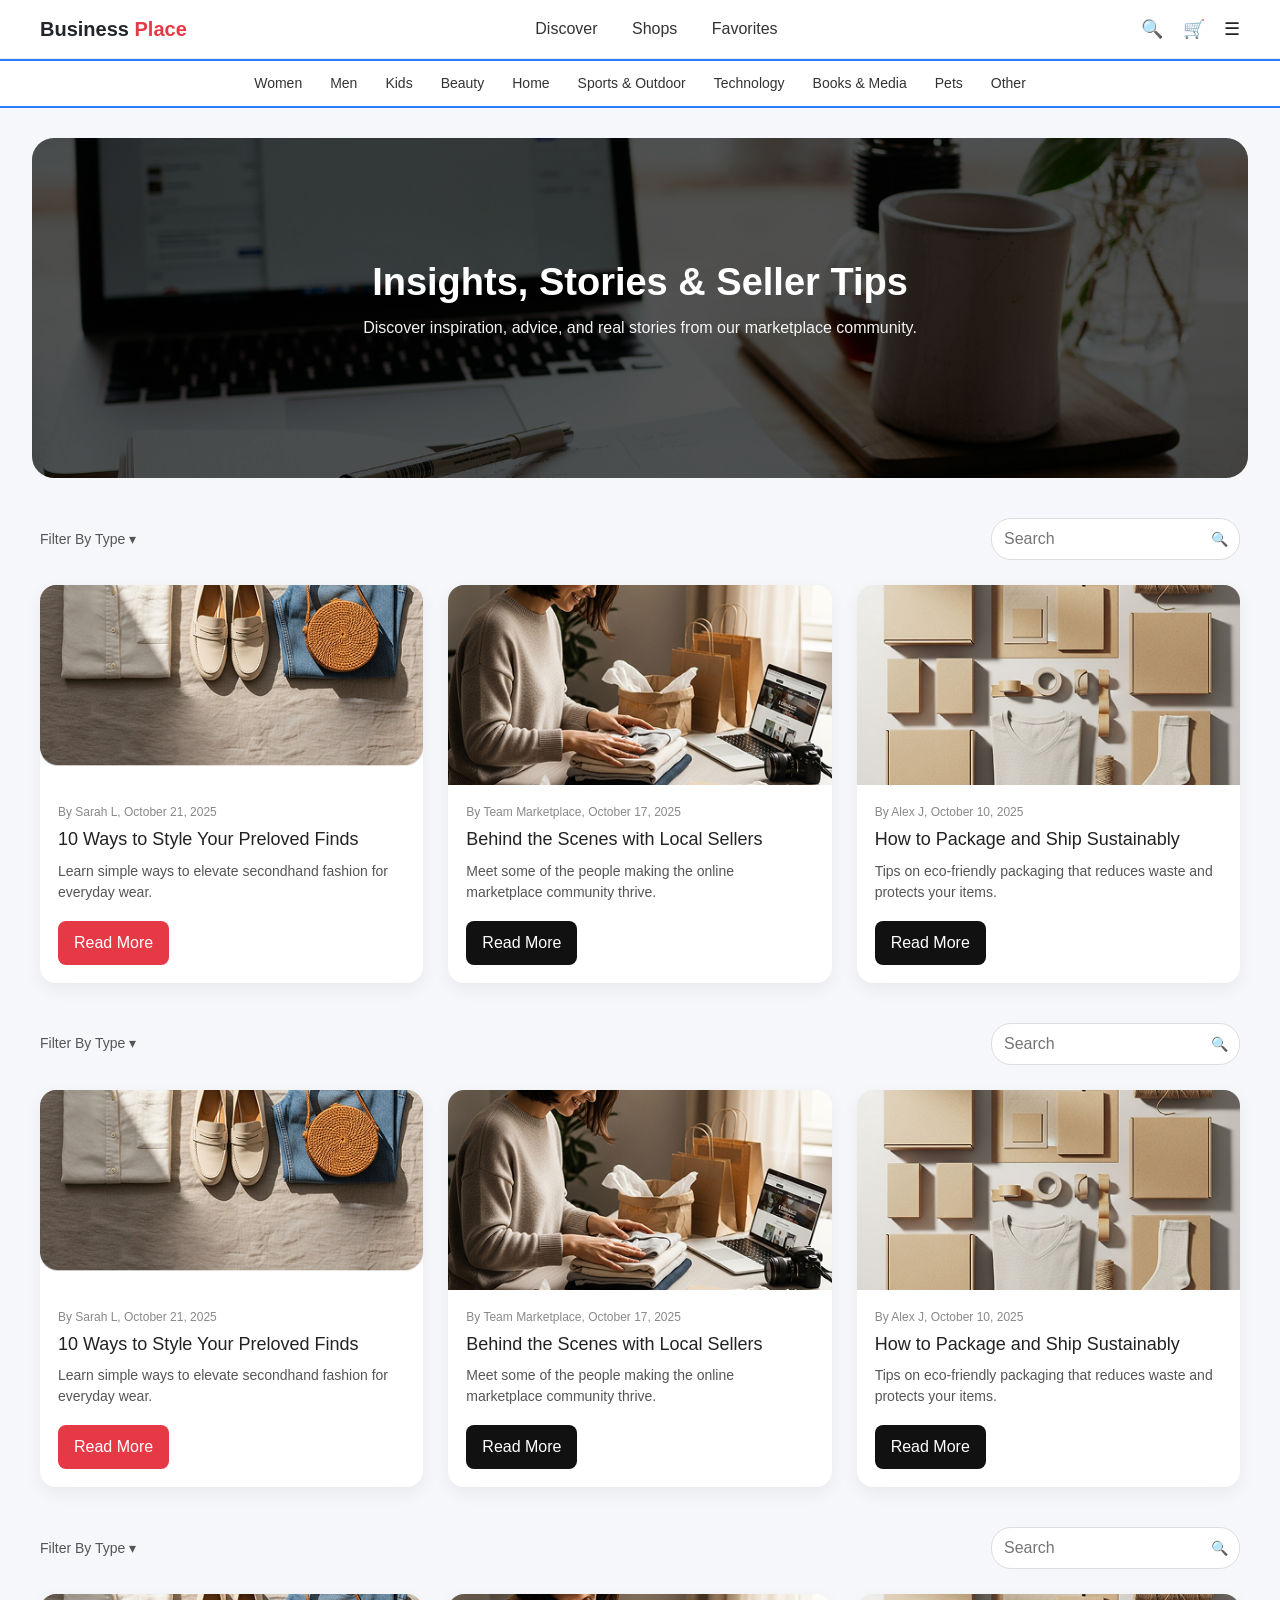
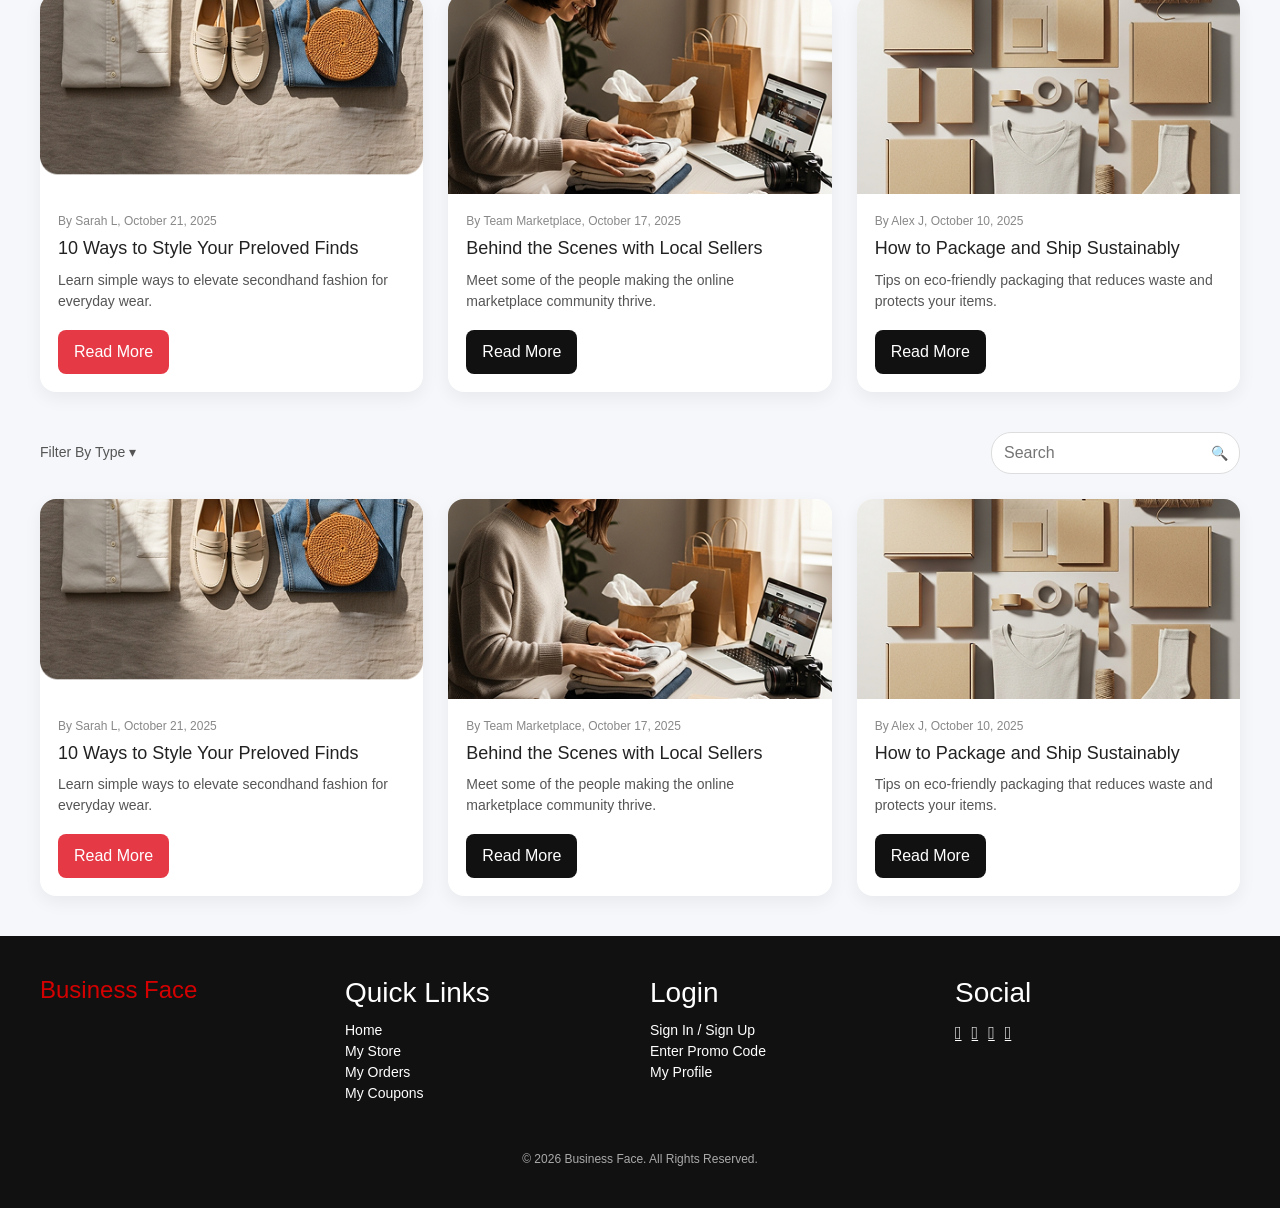
<file: public/dex.html>
<!DOCTYPE html>
<html lang="en">
<head>
    <link href="https://cdn.jsdelivr.net/npm/bootstrap@5.3.8/dist/css/bootstrap.min.css" rel="stylesheet" integrity="sha384-sRIl4kxILFvY47J16cr9ZwB07vP4J8+LH7qKQnuqkuIAvNWLzeN8tE5YBujZqJLB" crossorigin="anonymous">
    <meta charset="UTF-8">
    <meta name="viewport" content="width=device-width, initial-scale=1.0">
    <title>Insights & Stories</title>
    <link rel="stylesheet" href="yle.css">
</head>
<body>

    <!-- ===== Top Header ===== -->
    <header class="top-header">
        <div class="logo">Business <span>Place</span></div>

        <nav class="main-nav">
            <a href="#">Discover</a>
            <a href="#">Shops</a>
            <a href="#">Favorites</a>
        </nav>

        <div class="icons">
            <span>🔍</span>
            <span>🛒</span>
            <span>☰</span>
        </div>
    </header>

    <!-- ===== Category Menu ===== -->
    <div class="category-menu">
        <a href="#">Women</a>
        <a href="#">Men</a>
        <a href="#">Kids</a>
        <a href="#">Beauty</a>
        <a href="#">Home</a>
        <a href="#">Sports & Outdoor</a>
        <a href="#">Technology</a>
        <a href="#">Books & Media</a>
        <a href="#">Pets</a>
        <a href="#">Other</a>
    </div>

    <!-- ===== Hero Section ===== -->
    <section class="hero">
        <div class="hero-content">
            <h1>Insights, Stories & Seller Tips</h1>
            <p>Discover inspiration, advice, and real stories from our marketplace community.</p>
        </div>
    </section>


    <section class="blog-section">

  <!-- Top Filter + Search -->
  <div class="blog-topbar">
    <div class="filter">Filter By Type ▾</div>
    <div class="search-box">
      <input type="text" placeholder="Search">
      <span>🔍</span>
    </div>
  </div>

  <!-- Blog Cards Grid -->
  <div class="blog-grid">

    <!-- Card 1 -->
    <div class="blog-card">
      <img src="./public/Group 141 (1).png" alt="blog image">
      <div class="blog-content">
        <span class="meta">By Sarah L, October 21, 2025</span>
        <h3>10 Ways to Style Your Preloved Finds</h3>
        <p>Learn simple ways to elevate secondhand fashion for everyday wear.</p>
        <button class="red-btn">Read More</button>
      </div>
    </div>

    <!-- Card 2 -->
    <div class="blog-card">
      <img src="public/Rectangle 29.png" alt="blog image">
      <div class="blog-content">
        <span class="meta">By Team Marketplace, October 17, 2025</span>
        <h3>Behind the Scenes with Local Sellers</h3>
        <p>Meet some of the people making the online marketplace community thrive.</p>
        <button class="dark-btn">Read More</button>
      </div>
    </div>

    <!-- Card 3 -->
    <div class="blog-card">
      <img src="./public/Rectangle 30.png" alt="blog image">
      <div class="blog-content">
        <span class="meta">By Alex J, October 10, 2025</span>
        <h3>How to Package and Ship Sustainably</h3>
        <p>Tips on eco-friendly packaging that reduces waste and protects your items.</p>
        <button class="dark-btn">Read More</button>
      </div>
    </div>

  </div>

</section>

<section class="blog-section">

  <!-- Top Filter + Search -->
  <div class="blog-topbar">
    <div class="filter">Filter By Type ▾</div>
    <div class="search-box">
      <input type="text" placeholder="Search">
      <span>🔍</span>
    </div>
  </div>

  <!-- Blog Cards Grid -->
  <div class="blog-grid">

    <!-- Card 1 -->
    <div class="blog-card">
      <img src="./public/Group 141 (1).png" alt="blog image">
      <div class="blog-content">
        <span class="meta">By Sarah L, October 21, 2025</span>
        <h3>10 Ways to Style Your Preloved Finds</h3>
        <p>Learn simple ways to elevate secondhand fashion for everyday wear.</p>
        <button class="red-btn">Read More</button>
      </div>
    </div>

    <!-- Card 2 -->
    <div class="blog-card">
      <img src="./public/Rectangle 29.png" alt="blog image">
      <div class="blog-content">
        <span class="meta">By Team Marketplace, October 17, 2025</span>
        <h3>Behind the Scenes with Local Sellers</h3>
        <p>Meet some of the people making the online marketplace community thrive.</p>
        <button class="dark-btn">Read More</button>
      </div>
    </div>

    <!-- Card 3 -->
    <div class="blog-card">
      <img src="./public/Rectangle 30.png" alt="blog image">
      <div class="blog-content">
        <span class="meta">By Alex J, October 10, 2025</span>
        <h3>How to Package and Ship Sustainably</h3>
        <p>Tips on eco-friendly packaging that reduces waste and protects your items.</p>
        <button class="dark-btn">Read More</button>
      </div>
    </div>

  </div>

</section>

<section class="blog-section">

  <!-- Top Filter + Search -->
  <div class="blog-topbar">
    <div class="filter">Filter By Type ▾</div>
    <div class="search-box">
      <input type="text" placeholder="Search">
      <span>🔍</span>
    </div>
  </div>

  <!-- Blog Cards Grid -->
  <div class="blog-grid">

    <!-- Card 1 -->
    <div class="blog-card">
      <img src="./public/Group 141 (1).png" alt="blog image">
      <div class="blog-content">
        <span class="meta">By Sarah L, October 21, 2025</span>
        <h3>10 Ways to Style Your Preloved Finds</h3>
        <p>Learn simple ways to elevate secondhand fashion for everyday wear.</p>
        <button class="red-btn">Read More</button>
      </div>
    </div>

    <!-- Card 2 -->
    <div class="blog-card">
      <img src="./public/Rectangle 29.png" alt="blog image">
      <div class="blog-content">
        <span class="meta">By Team Marketplace, October 17, 2025</span>
        <h3>Behind the Scenes with Local Sellers</h3>
        <p>Meet some of the people making the online marketplace community thrive.</p>
        <button class="dark-btn">Read More</button>
      </div>
    </div>

    <!-- Card 3 -->
    <div class="blog-card">
      <img src="./public/Rectangle 30.png" alt="blog image">
      <div class="blog-content">
        <span class="meta">By Alex J, October 10, 2025</span>
        <h3>How to Package and Ship Sustainably</h3>
        <p>Tips on eco-friendly packaging that reduces waste and protects your items.</p>
        <button class="dark-btn">Read More</button>
      </div>
    </div>

  </div>

</section>

<section class="blog-section">

  <!-- Top Filter + Search -->
  <div class="blog-topbar">
    <div class="filter">Filter By Type ▾</div>
    <div class="search-box">
      <input type="text" placeholder="Search">
      <span>🔍</span>
    </div>
  </div>

  <!-- Blog Cards Grid -->
  <div class="blog-grid">

    <!-- Card 1 -->
    <div class="blog-card">
      <img src="./public/Group 141 (1).png" alt="blog image">
      <div class="blog-content">
        <span class="meta">By Sarah L, October 21, 2025</span>
        <h3>10 Ways to Style Your Preloved Finds</h3>
        <p>Learn simple ways to elevate secondhand fashion for everyday wear.</p>
        <button class="red-btn">Read More</button>
      </div>
    </div>

    <!-- Card 2 -->
    <div class="blog-card">
      <img src="./public/Rectangle 29.png" alt="blog image">
      <div class="blog-content">
        <span class="meta">By Team Marketplace, October 17, 2025</span>
        <h3>Behind the Scenes with Local Sellers</h3>
        <p>Meet some of the people making the online marketplace community thrive.</p>
        <button class="dark-btn">Read More</button>
      </div>
    </div>

    <!-- Card 3 -->
    <div class="blog-card">
      <img src="./public/Rectangle 30.png" alt="blog image">
      <div class="blog-content">
        <span class="meta">By Alex J, October 10, 2025</span>
        <h3>How to Package and Ship Sustainably</h3>
        <p>Tips on eco-friendly packaging that reduces waste and protects your items.</p>
        <button class="dark-btn">Read More</button>
      </div>
    </div>

  </div>

</section>




<!-- Footer -->
<footer style="background:#111; color:#fff; padding:40px 20px; font-family: Arial, sans-serif;">
  <div style="max-width:1200px; margin:0 auto; display:flex; flex-wrap:wrap; justify-content:space-between; gap:20px;">

    <!-- Logo -->
    <div style="flex:1; min-width:200px;">
      <h2 style="color:#d40000; font-size:24px; margin-bottom:10px;">Business Face</h2>
    </div>

    <!-- Quick Links -->
    <div style="flex:1; min-width:150px;">
      <h3 style="margin-bottom:10px;">Quick Links</h3>
      <ul style="list-style:none; padding:0; font-size:14px;">
        <li><a href="#" style="color:#fff; text-decoration:none;">Home</a></li>
        <li><a href="#" style="color:#fff; text-decoration:none;">My Store</a></li>
        <li><a href="#" style="color:#fff; text-decoration:none;">My Orders</a></li>
        <li><a href="#" style="color:#fff; text-decoration:none;">My Coupons</a></li>
      </ul>
    </div>

    <!-- Login -->
    <div style="flex:1; min-width:150px;">
      <h3 style="margin-bottom:10px;">Login</h3>
      <ul style="list-style:none; padding:0; font-size:14px;">
        <li><a href="#" style="color:#fff; text-decoration:none;">Sign In / Sign Up</a></li>
        <li><a href="#" style="color:#fff; text-decoration:none;">Enter Promo Code</a></li>
        <li><a href="#" style="color:#fff; text-decoration:none;">My Profile</a></li>
      </ul>
    </div>

    <!-- Social Icons -->
    <div style="flex:1; min-width:150px;">
      <h3 style="margin-bottom:10px;">Social</h3>
      <div style="display:flex; gap:10px; font-size:18px;">
        <a href="#" style="color:#fff;">&#xf09a;</a> <!-- Facebook -->
        <a href="#" style="color:#fff;">&#xf099;</a> <!-- Twitter -->
        <a href="#" style="color:#fff;">&#xf16d;</a> <!-- Instagram -->
        <a href="#" style="color:#fff;">&#xf0e1;</a> <!-- LinkedIn -->
      </div>
    </div>

  </div>

  <!-- Copyright -->
  <div style="text-align:center; margin-top:30px; font-size:12px; color:#aaa;">
    &copy; 2026 Business Face. All Rights Reserved.
  </div>
</footer>




<script src="https://cdn.jsdelivr.net/npm/bootstrap@5.3.8/dist/js/bootstrap.bundle.min.js" integrity="sha384-FKyoEForCGlyvwx9Hj09JcYn3nv7wiPVlz7YYwJrWVcXK/BmnVDxM+D2scQbITxI" crossorigin="anonymous"></script>

</body>
</html>
</file>
<file: public/yle.css>
* {
    margin: 0;
    padding: 0;
    box-sizing: border-box;
    font-family: Arial, Helvetica, sans-serif;
}

body {
    background: #f5f7fa;
}

/* ===== Top Header ===== */
.top-header {
    display: flex;
    justify-content: space-between;
    align-items: center;
    padding: 14px 40px;
    background: #ffffff;
    border-bottom: 1px solid #eee;
}

.logo {
    font-size: 20px;
    font-weight: bold;
}

.logo span {
    color: #e63946;
}

.main-nav a {
    margin: 0 15px;
    text-decoration: none;
    color: #333;
    font-weight: 500;
}

.main-nav a:hover {
    color: #2b7cff;
}

.icons span {
    margin-left: 15px;
    font-size: 18px;
    cursor: pointer;
}

/* ===== Category Menu ===== */
.category-menu {
    display: flex;
    justify-content: center;
    gap: 28px;
    padding: 12px 20px;
    background: #fff;
    border-top: 2px solid #2b7cff;
    border-bottom: 2px solid #2b7cff;
    font-size: 14px;
}

.category-menu a {
    text-decoration: none;
    color: #333;
    font-weight: 500;
}

.category-menu a:hover {
    color: #2b7cff;
}

/* ===== Hero Section ===== */
.hero {
    margin: 25px;
    height: 330px;
    border-radius: 20px;
    background: url("YOUR-IMAGE-LINK-HERE.jpg") center/cover no-repeat;
    position: relative;
    display: flex;
    justify-content: center;
    align-items: center;
    overflow: hidden;
}

/* Dark Overlay */
.hero::before {
    content: "";
    position: absolute;
    inset: 0;
    background: rgba(0, 0, 0, 0.45);
}

/* Hero Text */
.hero-content {
    position: relative;
    text-align: center;
    color: #fff;
    max-width: 700px;
    padding: 20px;
}

.hero-content h1 {
    font-size: 36px;
    margin-bottom: 12px;
    font-weight: 700;
}

.hero-content p {
    font-size: 16px;
    opacity: 0.95;
}

.hero {
    position: relative;
    height: 340px;
    width: 95%;
    margin: 30px auto;
    border-radius: 22px;
    overflow: hidden;
    background: url("./public/Rectangle\ 5\ \(4\).png") center/cover no-repeat;
    display: flex;
    justify-content: center;
    align-items: center;
}

/* Dark overlay */
.overlay {
    position: absolute;
    inset: 0;
    background: rgba(0, 0, 0, 0.45);
}

/* Text upar lane ke liye */
.hero-content {
    position: relative;   /* VERY IMPORTANT */
    text-align: center;
    color: white;
    max-width: 700px;
    padding: 20px;
}

.hero-content h1 {
    font-size: 38px;
    font-weight: 700;
    margin-bottom: 10px;
}

.hero-content p {
    font-size: 16px;
    opacity: 0.95;
}

.blog-section {
    width: 95%;
    max-width: 1200px;
    margin: 40px auto;
}

/* Top Bar */
.blog-topbar {
    display: flex;
    justify-content: space-between;
    align-items: center;
    margin-bottom: 25px;
}

.filter {
    font-size: 14px;
    color: #555;
    cursor: pointer;
}

.search-box {
    position: relative;
}

.search-box input {
    padding: 8px 35px 8px 12px;
    border-radius: 20px;
    border: 1px solid #ddd;
    outline: none;
}

.search-box span {
    position: absolute;
    right: 12px;
    top: 50%;
    transform: translateY(-50%);
    font-size: 14px;
}

/* Grid Layout */
.blog-grid {
    display: grid;
    grid-template-columns: repeat(3, 1fr);
    gap: 25px;
}

/* Card Style */
.blog-card {
    background: #fff;
    border-radius: 16px;
    overflow: hidden;
    box-shadow: 0 6px 18px rgba(0,0,0,0.06);
    display: flex;
    flex-direction: column;
}

.blog-card img {
    width: 100%;
    height: 200px;
    object-fit: cover;
}

.blog-content {
    padding: 18px;
    display: flex;
    flex-direction: column;
    flex-grow: 1;
}

.meta {
    font-size: 12px;
    color: #888;
    margin-bottom: 8px;
}

.blog-content h3 {
    font-size: 18px;
    margin-bottom: 10px;
    color: #222;
}

.blog-content p {
    font-size: 14px;
    color: #555;
    margin-bottom: 18px;
}

/* Buttons */
.red-btn {
    background: #e63946;
    color: white;
    border: none;
    padding: 10px 16px;
    border-radius: 8px;
    cursor: pointer;
    width: fit-content;
}

.dark-btn {
    background: #111;
    color: white;
    border: none;
    padding: 10px 16px;
    border-radius: 8px;
    cursor: pointer;
    width: fit-content;
}

.red-btn:hover { opacity: 0.9; }
.dark-btn:hover { opacity: 0.85; }

/* Responsive */
@media (max-width: 992px) {
    .blog-grid {
        grid-template-columns: repeat(2, 1fr);
    }
}

@media (max-width: 600px) {
    .blog-grid {
        grid-template-columns: 1fr;
    }
}
</file>
